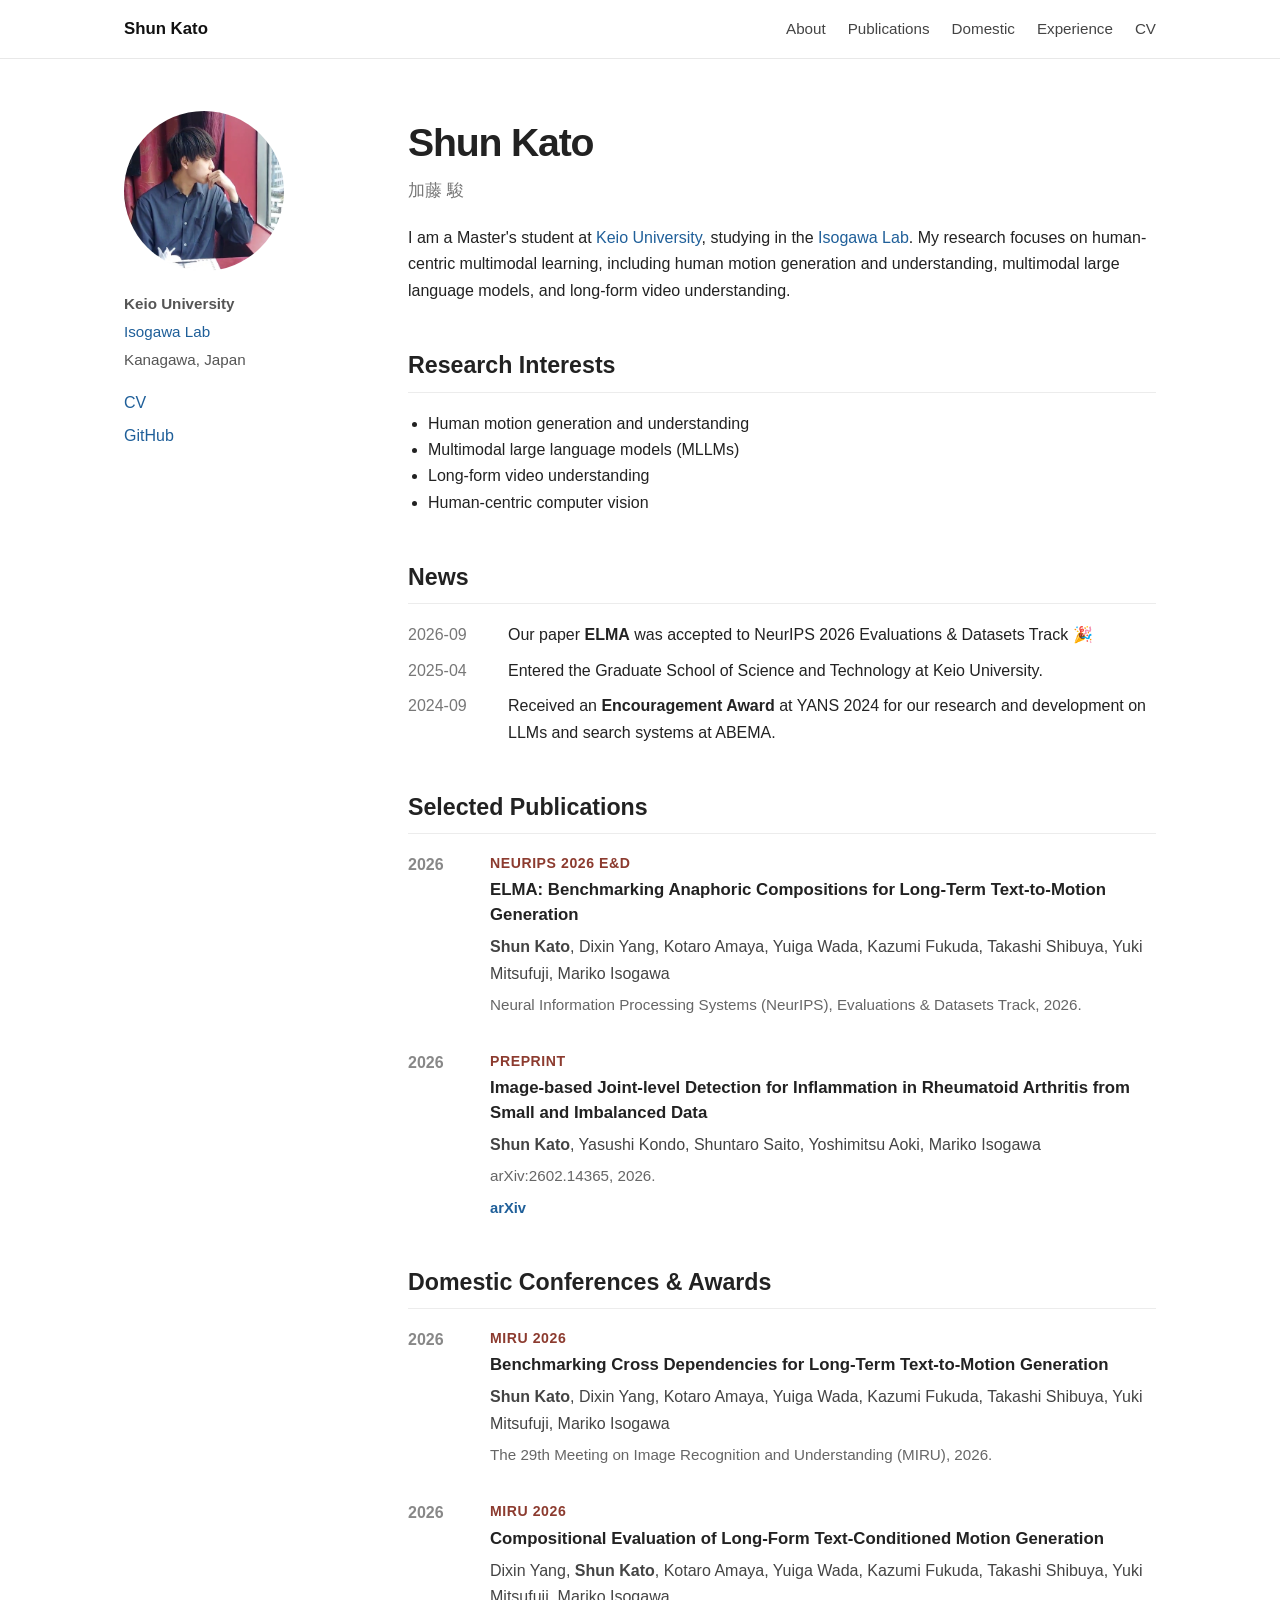
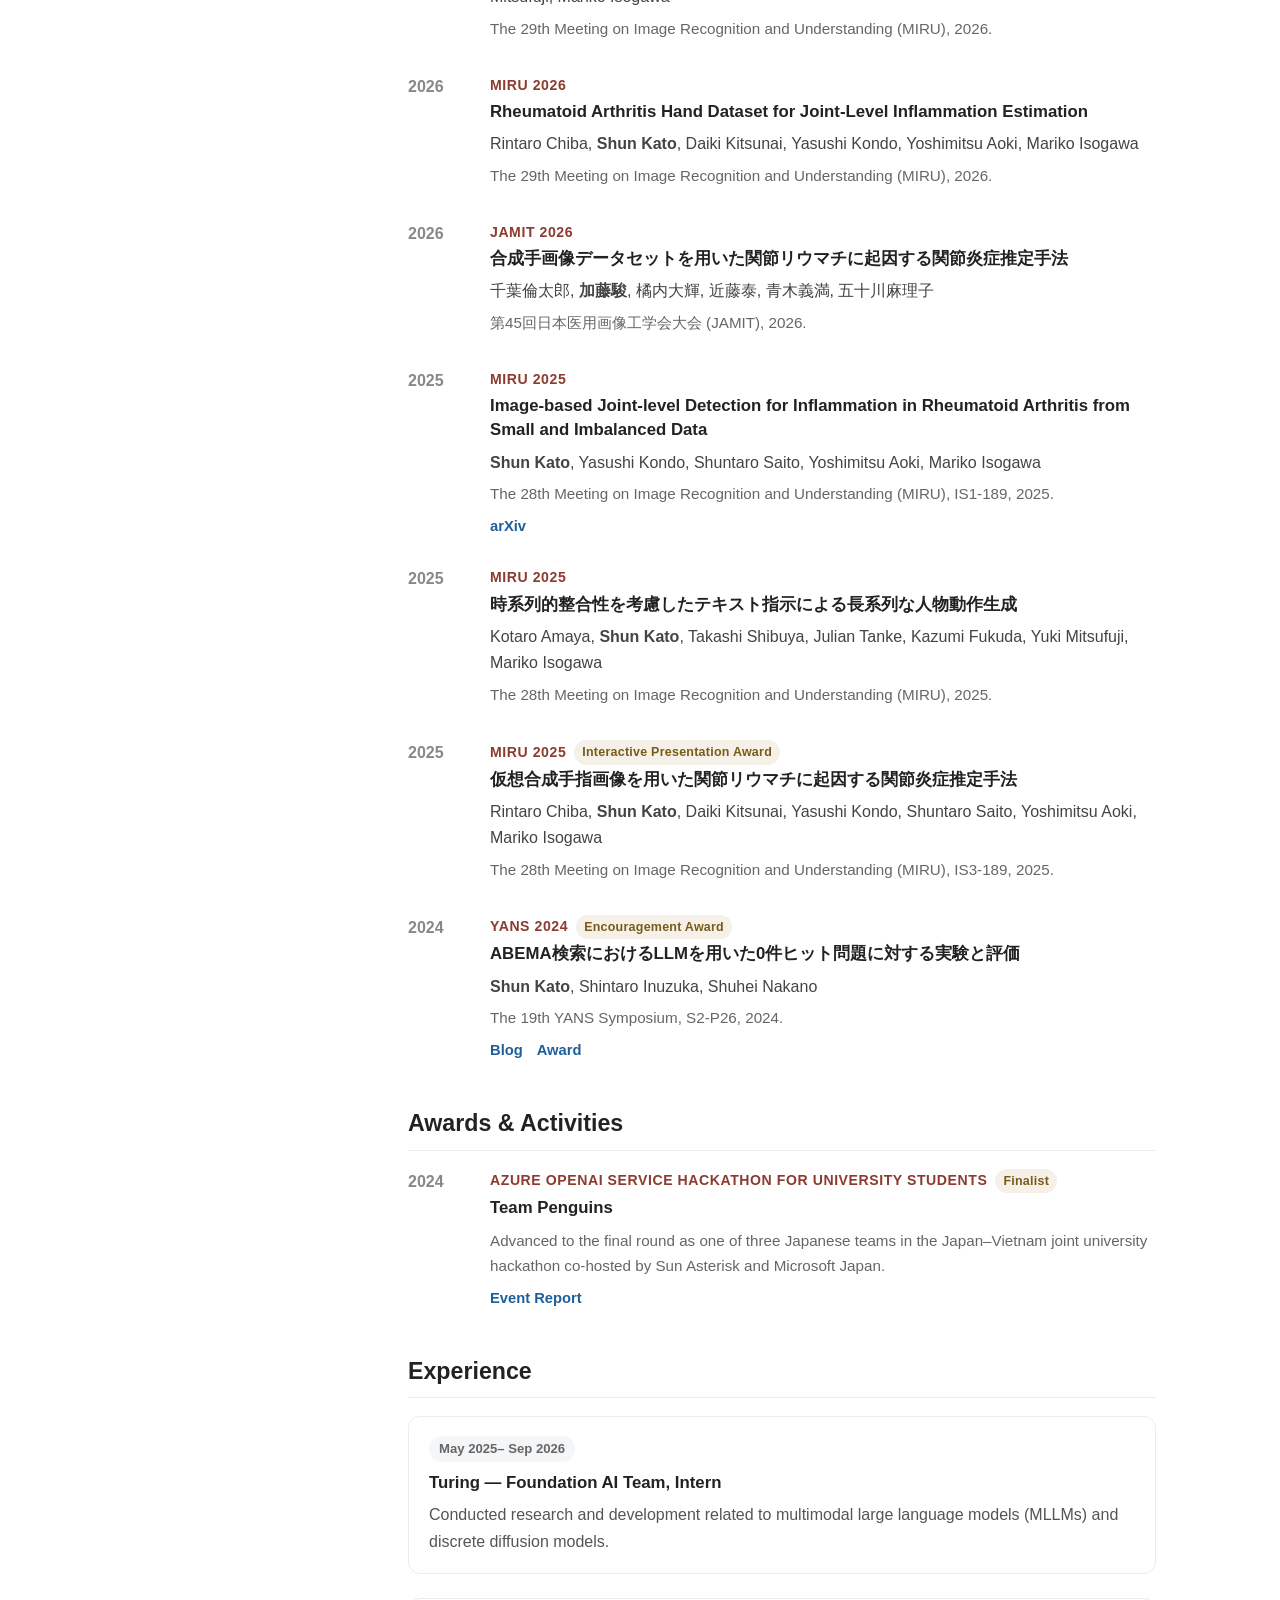
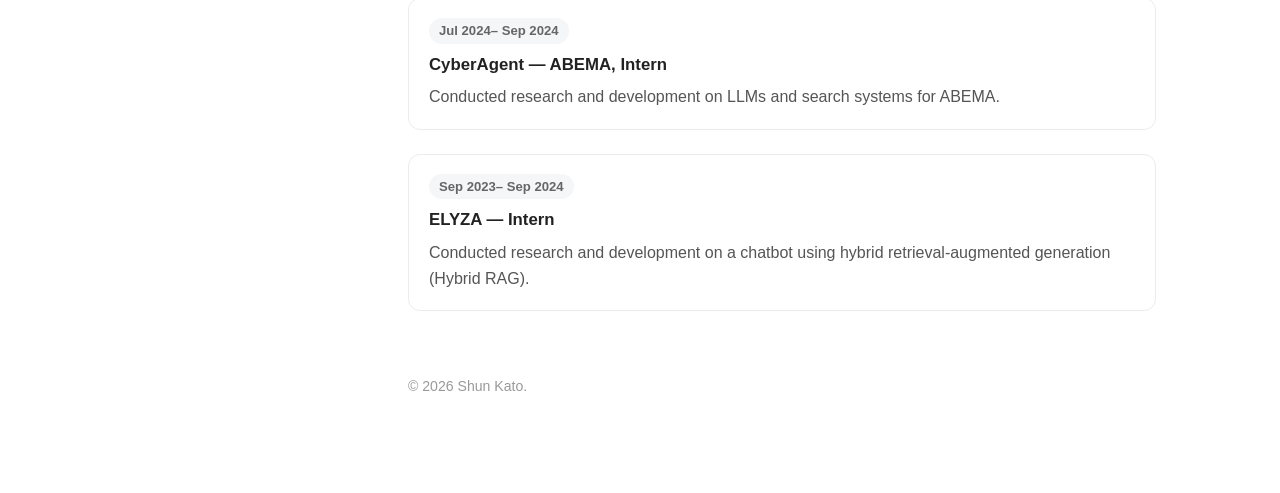
<file: index.html>
<!DOCTYPE html>
<html lang="en">
<head>
  <meta charset="UTF-8" />
  <meta name="viewport" content="width=device-width, initial-scale=1.0" />
  <meta name="description" content="Shun Kato — Master's student at Keio University, Isogawa Lab. Researching human-centric multimodal learning, human motion, and long-form video understanding." />
  <title>Shun Kato</title>
  <link rel="stylesheet" href="styles.css" />
</head>
<body>
  <header class="topbar">
    <div class="topbar-inner">
      <a class="brand" href="#about">Shun Kato</a>
      <nav aria-label="Main navigation">
        <a href="#about">About</a>
        <a href="#publications">Publications</a>
        <a href="#domestic">Domestic</a>
        <a href="#experience">Experience</a>
        <a href="cv/">CV</a>
      </nav>
    </div>
  </header>

  <main class="layout">
    <aside class="profile-card">
      <img
        class="avatar"
        src="profile.jpg"
        alt="Shun Kato"
      />
      <div class="profile-meta">
        <p><strong>Keio University</strong></p>
        <p><a href="https://isogawa.ics.keio.ac.jp/" target="_blank" rel="noreferrer">Isogawa Lab</a></p>
        <p>Kanagawa, Japan</p>
      </div>
      <div class="profile-links">
        <a href="cv/">CV</a>
        <a href="https://github.com/shun31y" target="_blank" rel="noreferrer">GitHub</a>
      </div>
    </aside>

    <section class="content">
      <section id="about" class="section intro">
        <h1>Shun Kato</h1>
        <p class="jp-name">加藤 駿</p>
        <p>
          I am a Master's student at
          <a href="https://www.keio.ac.jp/en/" target="_blank" rel="noreferrer">Keio University</a>,
          studying in the
          <a href="https://isogawa.ics.keio.ac.jp/" target="_blank" rel="noreferrer">Isogawa Lab</a>.
          My research focuses on human-centric multimodal learning, including human motion generation and understanding,
          multimodal large language models, and long-form video understanding.
        </p>
      </section>

      <section class="section">
        <h2>Research Interests</h2>
        <ul class="interest-list">
          <li>Human motion generation and understanding</li>
          <li>Multimodal large language models (MLLMs)</li>
          <li>Long-form video understanding</li>
          <li>Human-centric computer vision</li>
        </ul>
      </section>

      <section class="section">
        <h2>News</h2>
        <ul class="news-list">
          <li><span class="date">2026-09</span><span>Our paper <strong>ELMA</strong> was accepted to NeurIPS 2026 Evaluations &amp; Datasets Track 🎉</span></li>
          <li><span class="date">2025-04</span><span>Entered the Graduate School of Science and Technology at Keio University.</span></li>
          <li><span class="date">2024-09</span><span>Received an <strong>Encouragement Award</strong> at YANS 2024 for our research and development on LLMs and search systems at ABEMA.</span></li>
        </ul>
      </section>

      <section id="publications" class="section">
        <div class="section-heading-row">
          <h2>Selected Publications</h2>
        </div>

        <article class="publication">
          <div class="pub-year">2026</div>
          <div class="pub-body">
            <div class="pub-venue"><span>NeurIPS 2026 E&amp;D</span></div>
            <h3>ELMA: Benchmarking Anaphoric Compositions for Long-Term Text-to-Motion Generation</h3>
            <p class="authors">
              <strong>Shun Kato</strong>, Dixin Yang, Kotaro Amaya, Yuiga Wada, Kazumi Fukuda, Takashi Shibuya, Yuki Mitsufuji, Mariko Isogawa
            </p>
            <p class="venue-full">Neural Information Processing Systems (NeurIPS), Evaluations &amp; Datasets Track, 2026.</p>
          </div>
        </article>

        <article class="publication">
          <div class="pub-year">2026</div>
          <div class="pub-body">
            <div class="pub-venue"><span>Preprint</span></div>
            <h3>Image-based Joint-level Detection for Inflammation in Rheumatoid Arthritis from Small and Imbalanced Data</h3>
            <p class="authors"><strong>Shun Kato</strong>, Yasushi Kondo, Shuntaro Saito, Yoshimitsu Aoki, Mariko Isogawa</p>
            <p class="venue-full">arXiv:2602.14365, 2026.</p>
            <div class="pub-links">
              <a href="https://arxiv.org/abs/2602.14365" target="_blank" rel="noreferrer">arXiv</a>
            </div>
          </div>
        </article>
      </section>

      <section id="domestic" class="section">
        <h2>Domestic Conferences &amp; Awards</h2>

        <article class="publication">
          <div class="pub-year">2026</div>
          <div class="pub-body">
            <div class="pub-venue"><span>MIRU 2026</span></div>
            <h3>Benchmarking Cross Dependencies for Long-Term Text-to-Motion Generation</h3>
            <p class="authors"><strong>Shun Kato</strong>, Dixin Yang, Kotaro Amaya, Yuiga Wada, Kazumi Fukuda, Takashi Shibuya, Yuki Mitsufuji, Mariko Isogawa</p>
            <p class="venue-full">The 29th Meeting on Image Recognition and Understanding (MIRU), 2026.</p>
          </div>
        </article>

        <article class="publication">
          <div class="pub-year">2026</div>
          <div class="pub-body">
            <div class="pub-venue"><span>MIRU 2026</span></div>
            <h3>Compositional Evaluation of Long-Form Text-Conditioned Motion Generation</h3>
            <p class="authors">Dixin Yang, <strong>Shun Kato</strong>, Kotaro Amaya, Yuiga Wada, Kazumi Fukuda, Takashi Shibuya, Yuki Mitsufuji, Mariko Isogawa</p>
            <p class="venue-full">The 29th Meeting on Image Recognition and Understanding (MIRU), 2026.</p>
          </div>
        </article>

        <article class="publication">
          <div class="pub-year">2026</div>
          <div class="pub-body">
            <div class="pub-venue"><span>MIRU 2026</span></div>
            <h3>Rheumatoid Arthritis Hand Dataset for Joint-Level Inflammation Estimation</h3>
            <p class="authors">Rintaro Chiba, <strong>Shun Kato</strong>, Daiki Kitsunai, Yasushi Kondo, Yoshimitsu Aoki, Mariko Isogawa</p>
            <p class="venue-full">The 29th Meeting on Image Recognition and Understanding (MIRU), 2026.</p>
          </div>
        </article>

        <article class="publication">
          <div class="pub-year">2026</div>
          <div class="pub-body">
            <div class="pub-venue"><span>JAMIT 2026</span></div>
            <h3>合成手画像データセットを用いた関節リウマチに起因する関節炎症推定手法</h3>
            <p class="authors">千葉倫太郎, <strong>加藤駿</strong>, 橘内大輝, 近藤泰, 青木義満, 五十川麻理子</p>
            <p class="venue-full">第45回日本医用画像工学会大会 (JAMIT), 2026.</p>
          </div>
        </article>

        <article class="publication">
          <div class="pub-year">2025</div>
          <div class="pub-body">
            <div class="pub-venue"><span>MIRU 2025</span></div>
            <h3>Image-based Joint-level Detection for Inflammation in Rheumatoid Arthritis from Small and Imbalanced Data</h3>
            <p class="authors"><strong>Shun Kato</strong>, Yasushi Kondo, Shuntaro Saito, Yoshimitsu Aoki, Mariko Isogawa</p>
            <p class="venue-full">The 28th Meeting on Image Recognition and Understanding (MIRU), IS1-189, 2025.</p>
            <div class="pub-links">
              <a href="https://arxiv.org/abs/2602.14365" target="_blank" rel="noreferrer">arXiv</a>
            </div>
          </div>
        </article>

        <article class="publication">
          <div class="pub-year">2025</div>
          <div class="pub-body">
            <div class="pub-venue"><span>MIRU 2025</span></div>
            <h3>時系列的整合性を考慮したテキスト指示による長系列な人物動作生成</h3>
            <p class="authors">Kotaro Amaya, <strong>Shun Kato</strong>, Takashi Shibuya, Julian Tanke, Kazumi Fukuda, Yuki Mitsufuji, Mariko Isogawa</p>
            <p class="venue-full">The 28th Meeting on Image Recognition and Understanding (MIRU), 2025.</p>
          </div>
        </article>

        <article class="publication">
          <div class="pub-year">2025</div>
          <div class="pub-body">
            <div class="pub-venue">
              <span>MIRU 2025</span>
              <span class="pub-award">Interactive Presentation Award</span>
            </div>
            <h3>仮想合成手指画像を用いた関節リウマチに起因する関節炎症推定手法</h3>
            <p class="authors">Rintaro Chiba, <strong>Shun Kato</strong>, Daiki Kitsunai, Yasushi Kondo, Shuntaro Saito, Yoshimitsu Aoki, Mariko Isogawa</p>
            <p class="venue-full">The 28th Meeting on Image Recognition and Understanding (MIRU), IS3-189, 2025.</p>
          </div>
        </article>

        <article class="publication">
          <div class="pub-year">2024</div>
          <div class="pub-body">
            <div class="pub-venue">
              <span>YANS 2024</span>
              <span class="pub-award">Encouragement Award</span>
            </div>
            <h3>ABEMA検索におけるLLMを用いた0件ヒット問題に対する実験と評価</h3>
            <p class="authors">
              <strong>Shun Kato</strong>, Shintaro Inuzuka, Shuhei Nakano
            </p>
            <p class="venue-full">The 19th YANS Symposium, S2-P26, 2024.</p>
            <div class="pub-links">
              <a href="https://developers.cyberagent.co.jp/blog/archives/52713/" target="_blank" rel="noreferrer">Blog</a>
              <a href="https://www.cyberagent.co.jp/news/detail/id=30723" target="_blank" rel="noreferrer">Award</a>
            </div>
          </div>
        </article>
      </section>

      <section id="activities" class="section">
        <h2>Awards &amp; Activities</h2>

        <article class="publication">
          <div class="pub-year">2024</div>
          <div class="pub-body">
            <div class="pub-venue">
              <span>Azure OpenAI Service Hackathon for University Students</span>
              <span class="pub-award">Finalist</span>
            </div>
            <h3>Team Penguins</h3>
            <p class="venue-full">Advanced to the final round as one of three Japanese teams in the Japan–Vietnam joint university hackathon co-hosted by Sun Asterisk and Microsoft Japan.</p>
            <div class="pub-links">
              <a href="https://xseeds-hub.sun-asterisk.com/0127_hackathon/" target="_blank" rel="noreferrer">Event Report</a>
            </div>
          </div>
        </article>
      </section>

      <section id="experience" class="section">
        <h2>Experience</h2>

        <div class="timeline-item">
          <div class="timeline-date">May 2025<br />– Sep 2026</div>
          <div>
            <h3>Turing — Foundation AI Team, Intern</h3>
            <p>Conducted research and development related to multimodal large language models (MLLMs) and discrete diffusion models.</p>
          </div>
        </div>

        <div class="timeline-item">
          <div class="timeline-date">Jul 2024<br />– Sep 2024</div>
          <div>
            <h3>CyberAgent — ABEMA, Intern</h3>
            <p>Conducted research and development on LLMs and search systems for ABEMA.</p>
          </div>
        </div>

        <div class="timeline-item">
          <div class="timeline-date">Sep 2023<br />– Sep 2024</div>
          <div>
            <h3>ELYZA — Intern</h3>
            <p>Conducted research and development on a chatbot using hybrid retrieval-augmented generation (Hybrid RAG).</p>
          </div>
        </div>
      </section>

      <footer>
        <p>© 2026 Shun Kato.</p>
      </footer>
    </section>
  </main>
</body>
</html>
</file>
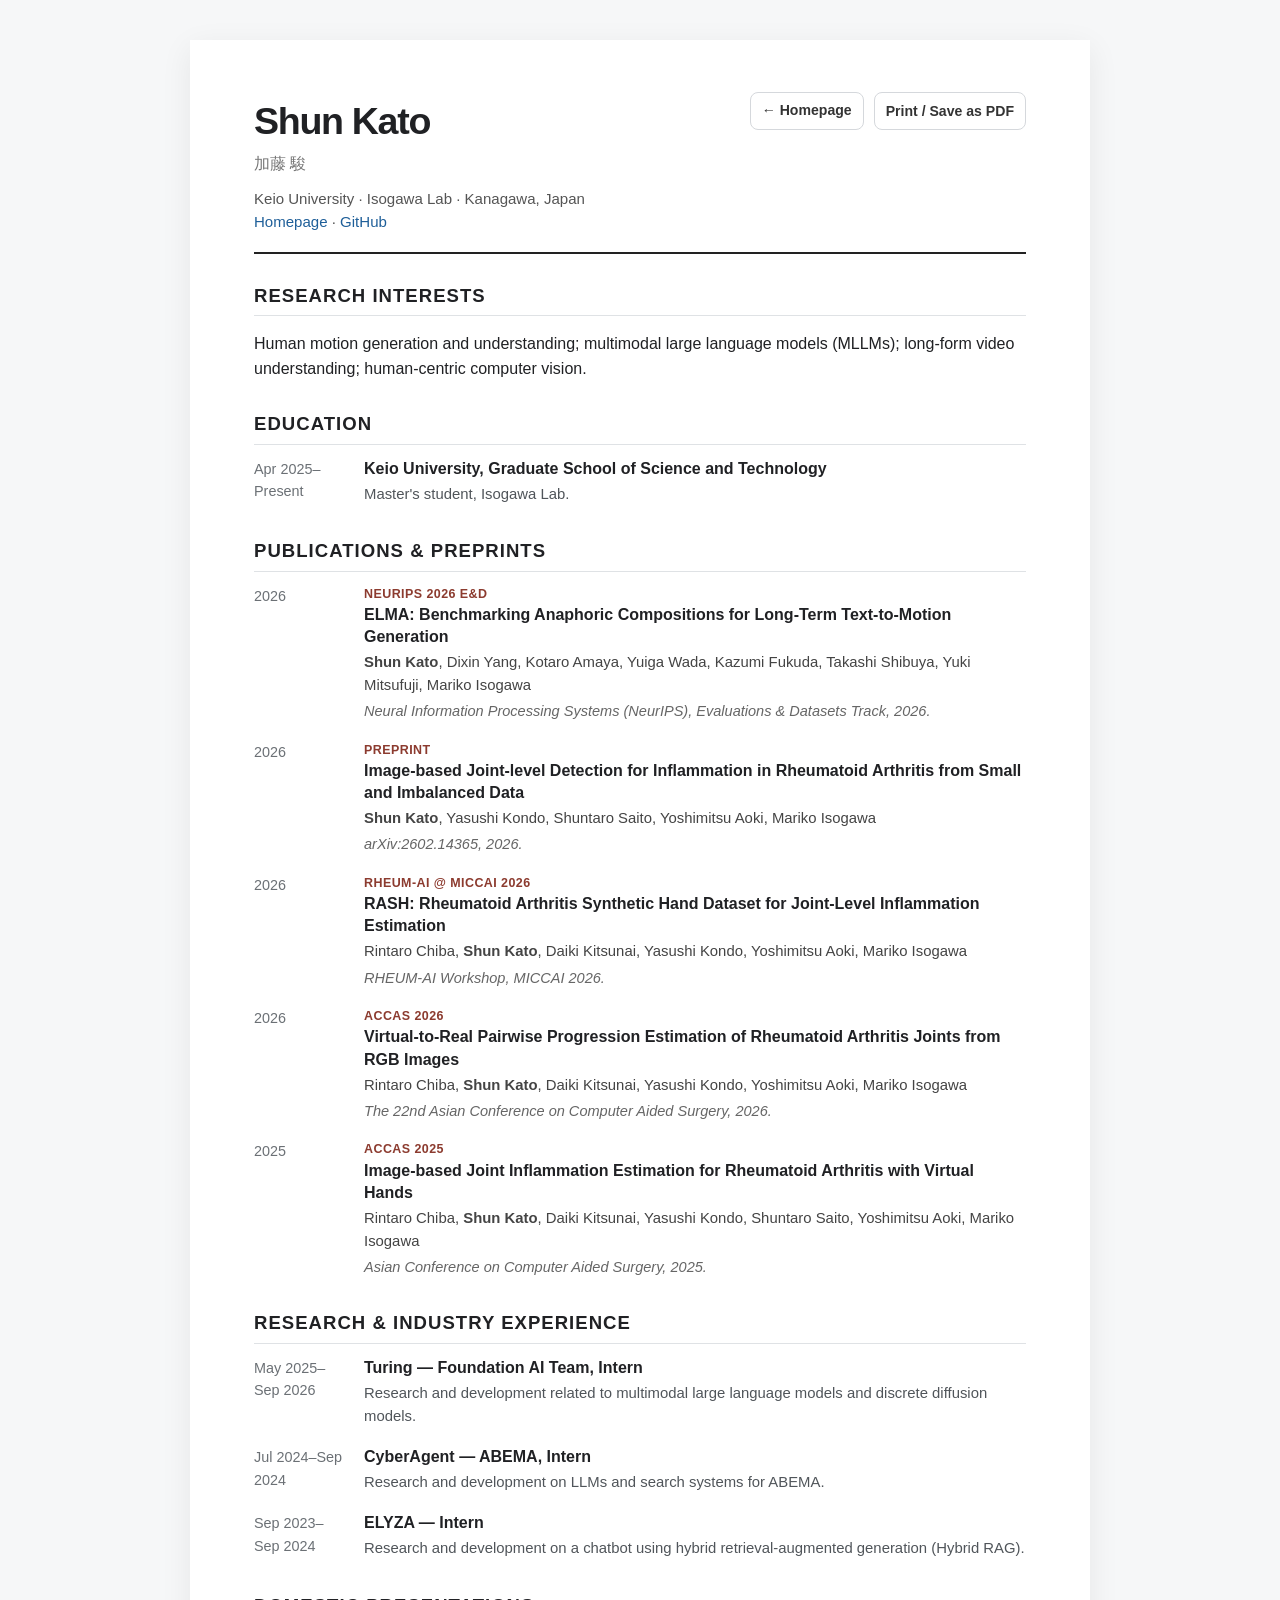
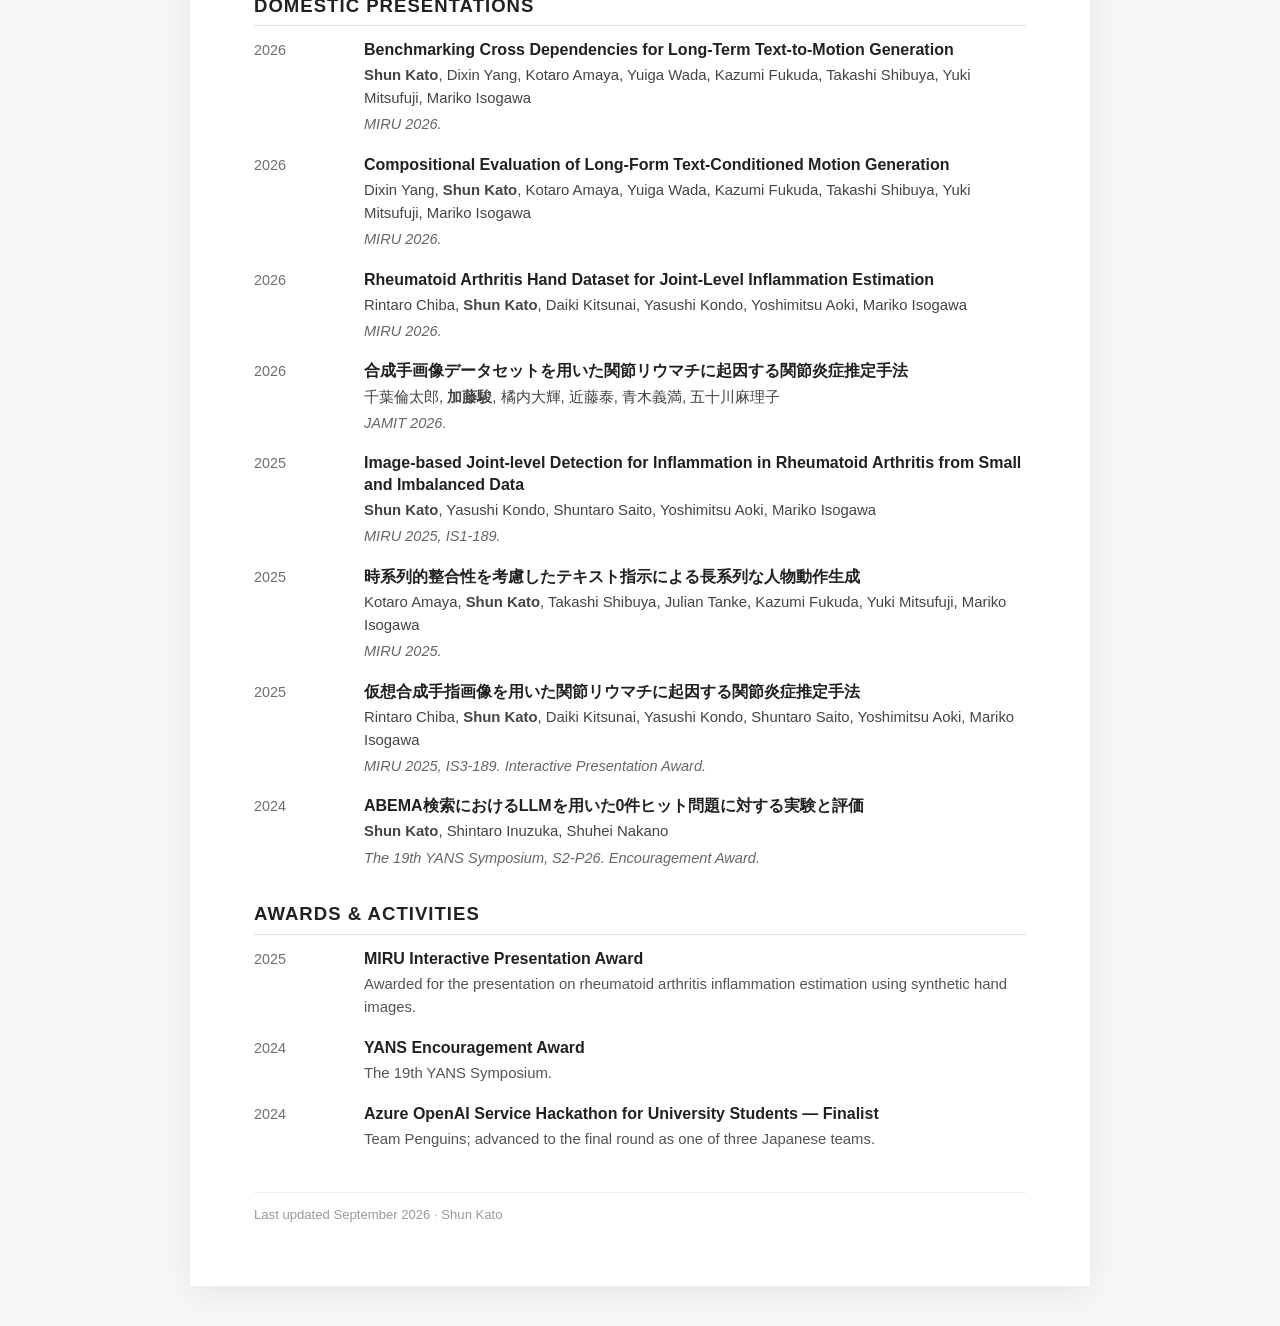
<file: cv/index.html>
<!DOCTYPE html>
<html lang="en">
<head>
  <meta charset="UTF-8" />
  <meta name="viewport" content="width=device-width, initial-scale=1.0" />
  <meta name="description" content="Curriculum Vitae — Shun Kato, Keio University." />
  <title>CV — Shun Kato</title>
  <style>
    * { box-sizing: border-box; }
    html { scroll-behavior: smooth; }
    body {
      margin: 0;
      font-family: -apple-system, BlinkMacSystemFont, "Segoe UI", Helvetica, Arial, sans-serif;
      color: #202124;
      background: #f6f7f8;
      line-height: 1.55;
    }
    a { color: #1f5f99; text-decoration: none; }
    a:hover { text-decoration: underline; }
    .page {
      max-width: 900px;
      margin: 40px auto;
      background: #fff;
      padding: 52px 64px 60px;
      box-shadow: 0 8px 30px rgba(0,0,0,.07);
    }
    .header { border-bottom: 2px solid #222; padding-bottom: 18px; margin-bottom: 26px; }
    .header-row { display: flex; justify-content: space-between; gap: 24px; align-items: flex-start; }
    h1 { margin: 0; font-size: 2.35rem; letter-spacing: -0.035em; }
    .jp-name { margin: 2px 0 10px; color: #777; }
    .meta { color: #555; font-size: .94rem; }
    .actions { display: flex; gap: 10px; flex-wrap: wrap; justify-content: flex-end; }
    .button {
      display: inline-block;
      border: 1px solid #d5d8dc;
      border-radius: 8px;
      padding: 7px 11px;
      color: #333;
      background: #fff;
      font-size: .88rem;
      font-weight: 600;
    }
    .button:hover { text-decoration: none; background: #f7f7f7; }
    section { margin: 28px 0; }
    h2 {
      font-size: 1.16rem;
      text-transform: uppercase;
      letter-spacing: .055em;
      margin: 0 0 13px;
      padding-bottom: 5px;
      border-bottom: 1px solid #dfe2e5;
    }
    .entry { display: grid; grid-template-columns: 94px minmax(0, 1fr); gap: 16px; margin: 0 0 15px; }
    .date { color: #6b7075; font-size: .9rem; font-variant-numeric: tabular-nums; }
    .entry h3 { margin: 0 0 3px; font-size: 1rem; line-height: 1.38; }
    .entry p { margin: 3px 0; }
    .authors { color: #444; font-size: .93rem; }
    .venue { color: #666; font-size: .91rem; font-style: italic; }
    .detail { color: #50555a; font-size: .93rem; }
    .tag { font-size: .78rem; font-weight: 700; color: #8c3b2f; text-transform: uppercase; letter-spacing: .035em; }
    ul.compact { margin: 4px 0 0 18px; padding: 0; }
    ul.compact li { margin: 3px 0; }
    footer { margin-top: 38px; padding-top: 12px; border-top: 1px solid #eee; color: #999; font-size: .82rem; }
    @media (max-width: 720px) {
      body { background: #fff; }
      .page { margin: 0; padding: 30px 22px 42px; box-shadow: none; }
      .header-row { display: block; }
      .actions { justify-content: flex-start; margin-top: 14px; }
      .entry { grid-template-columns: 1fr; gap: 2px; margin-bottom: 19px; }
      h1 { font-size: 2rem; }
    }
    @media print {
      body { background: #fff; font-size: 10.5pt; }
      .page { max-width: none; margin: 0; padding: 0; box-shadow: none; }
      .actions { display: none; }
      a { color: #202124; text-decoration: none; }
      section { break-inside: auto; margin: 18px 0; }
      .entry { break-inside: avoid; margin-bottom: 10px; }
      h2 { break-after: avoid; }
      @page { size: A4; margin: 15mm 16mm; }
    }
  </style>
</head>
<body>
  <main class="page">
    <header class="header">
      <div class="header-row">
        <div>
          <h1>Shun Kato</h1>
          <div class="jp-name">加藤 駿</div>
          <div class="meta">Keio University · Isogawa Lab · Kanagawa, Japan</div>
          <div class="meta">
            <a href="https://shun31y.github.io/">Homepage</a> ·
            <a href="https://github.com/shun31y">GitHub</a>
          </div>
        </div>
        <div class="actions">
          <a class="button" href="../">← Homepage</a>
          <button class="button" type="button" onclick="window.print()">Print / Save as PDF</button>
        </div>
      </div>
    </header>

    <section>
      <h2>Research Interests</h2>
      <p>Human motion generation and understanding; multimodal large language models (MLLMs); long-form video understanding; human-centric computer vision.</p>
    </section>

    <section>
      <h2>Education</h2>
      <div class="entry">
        <div class="date">Apr 2025–Present</div>
        <div>
          <h3>Keio University, Graduate School of Science and Technology</h3>
          <p class="detail">Master's student, Isogawa Lab.</p>
        </div>
      </div>
    </section>

    <section>
      <h2>Publications &amp; Preprints</h2>

      <div class="entry">
        <div class="date">2026</div>
        <div>
          <div class="tag">NeurIPS 2026 E&amp;D</div>
          <h3>ELMA: Benchmarking Anaphoric Compositions for Long-Term Text-to-Motion Generation</h3>
          <p class="authors"><strong>Shun Kato</strong>, Dixin Yang, Kotaro Amaya, Yuiga Wada, Kazumi Fukuda, Takashi Shibuya, Yuki Mitsufuji, Mariko Isogawa</p>
          <p class="venue">Neural Information Processing Systems (NeurIPS), Evaluations &amp; Datasets Track, 2026.</p>
        </div>
      </div>

      <div class="entry">
        <div class="date">2026</div>
        <div>
          <div class="tag">Preprint</div>
          <h3>Image-based Joint-level Detection for Inflammation in Rheumatoid Arthritis from Small and Imbalanced Data</h3>
          <p class="authors"><strong>Shun Kato</strong>, Yasushi Kondo, Shuntaro Saito, Yoshimitsu Aoki, Mariko Isogawa</p>
          <p class="venue">arXiv:2602.14365, 2026.</p>
        </div>
      </div>

      <div class="entry">
        <div class="date">2026</div>
        <div>
          <div class="tag">RHEUM-AI @ MICCAI 2026</div>
          <h3>RASH: Rheumatoid Arthritis Synthetic Hand Dataset for Joint-Level Inflammation Estimation</h3>
          <p class="authors">Rintaro Chiba, <strong>Shun Kato</strong>, Daiki Kitsunai, Yasushi Kondo, Yoshimitsu Aoki, Mariko Isogawa</p>
          <p class="venue">RHEUM-AI Workshop, MICCAI 2026.</p>
        </div>
      </div>

      <div class="entry">
        <div class="date">2026</div>
        <div>
          <div class="tag">ACCAS 2026</div>
          <h3>Virtual-to-Real Pairwise Progression Estimation of Rheumatoid Arthritis Joints from RGB Images</h3>
          <p class="authors">Rintaro Chiba, <strong>Shun Kato</strong>, Daiki Kitsunai, Yasushi Kondo, Yoshimitsu Aoki, Mariko Isogawa</p>
          <p class="venue">The 22nd Asian Conference on Computer Aided Surgery, 2026.</p>
        </div>
      </div>

      <div class="entry">
        <div class="date">2025</div>
        <div>
          <div class="tag">ACCAS 2025</div>
          <h3>Image-based Joint Inflammation Estimation for Rheumatoid Arthritis with Virtual Hands</h3>
          <p class="authors">Rintaro Chiba, <strong>Shun Kato</strong>, Daiki Kitsunai, Yasushi Kondo, Shuntaro Saito, Yoshimitsu Aoki, Mariko Isogawa</p>
          <p class="venue">Asian Conference on Computer Aided Surgery, 2025.</p>
        </div>
      </div>
    </section>

    <section>
      <h2>Research &amp; Industry Experience</h2>
      <div class="entry">
        <div class="date">May 2025–Sep 2026</div>
        <div>
          <h3>Turing — Foundation AI Team, Intern</h3>
          <p class="detail">Research and development related to multimodal large language models and discrete diffusion models.</p>
        </div>
      </div>
      <div class="entry">
        <div class="date">Jul 2024–Sep 2024</div>
        <div>
          <h3>CyberAgent — ABEMA, Intern</h3>
          <p class="detail">Research and development on LLMs and search systems for ABEMA.</p>
        </div>
      </div>
      <div class="entry">
        <div class="date">Sep 2023–Sep 2024</div>
        <div>
          <h3>ELYZA — Intern</h3>
          <p class="detail">Research and development on a chatbot using hybrid retrieval-augmented generation (Hybrid RAG).</p>
        </div>
      </div>
    </section>

    <section>
      <h2>Domestic Presentations</h2>
      <div class="entry">
        <div class="date">2026</div>
        <div><h3>Benchmarking Cross Dependencies for Long-Term Text-to-Motion Generation</h3><p class="authors"><strong>Shun Kato</strong>, Dixin Yang, Kotaro Amaya, Yuiga Wada, Kazumi Fukuda, Takashi Shibuya, Yuki Mitsufuji, Mariko Isogawa</p><p class="venue">MIRU 2026.</p></div>
      </div>
      <div class="entry">
        <div class="date">2026</div>
        <div><h3>Compositional Evaluation of Long-Form Text-Conditioned Motion Generation</h3><p class="authors">Dixin Yang, <strong>Shun Kato</strong>, Kotaro Amaya, Yuiga Wada, Kazumi Fukuda, Takashi Shibuya, Yuki Mitsufuji, Mariko Isogawa</p><p class="venue">MIRU 2026.</p></div>
      </div>
      <div class="entry">
        <div class="date">2026</div>
        <div><h3>Rheumatoid Arthritis Hand Dataset for Joint-Level Inflammation Estimation</h3><p class="authors">Rintaro Chiba, <strong>Shun Kato</strong>, Daiki Kitsunai, Yasushi Kondo, Yoshimitsu Aoki, Mariko Isogawa</p><p class="venue">MIRU 2026.</p></div>
      </div>
      <div class="entry">
        <div class="date">2026</div>
        <div><h3>合成手画像データセットを用いた関節リウマチに起因する関節炎症推定手法</h3><p class="authors">千葉倫太郎, <strong>加藤駿</strong>, 橘内大輝, 近藤泰, 青木義満, 五十川麻理子</p><p class="venue">JAMIT 2026.</p></div>
      </div>
      <div class="entry">
        <div class="date">2025</div>
        <div><h3>Image-based Joint-level Detection for Inflammation in Rheumatoid Arthritis from Small and Imbalanced Data</h3><p class="authors"><strong>Shun Kato</strong>, Yasushi Kondo, Shuntaro Saito, Yoshimitsu Aoki, Mariko Isogawa</p><p class="venue">MIRU 2025, IS1-189.</p></div>
      </div>
      <div class="entry">
        <div class="date">2025</div>
        <div><h3>時系列的整合性を考慮したテキスト指示による長系列な人物動作生成</h3><p class="authors">Kotaro Amaya, <strong>Shun Kato</strong>, Takashi Shibuya, Julian Tanke, Kazumi Fukuda, Yuki Mitsufuji, Mariko Isogawa</p><p class="venue">MIRU 2025.</p></div>
      </div>
      <div class="entry">
        <div class="date">2025</div>
        <div><h3>仮想合成手指画像を用いた関節リウマチに起因する関節炎症推定手法</h3><p class="authors">Rintaro Chiba, <strong>Shun Kato</strong>, Daiki Kitsunai, Yasushi Kondo, Shuntaro Saito, Yoshimitsu Aoki, Mariko Isogawa</p><p class="venue">MIRU 2025, IS3-189. Interactive Presentation Award.</p></div>
      </div>
      <div class="entry">
        <div class="date">2024</div>
        <div><h3>ABEMA検索におけるLLMを用いた0件ヒット問題に対する実験と評価</h3><p class="authors"><strong>Shun Kato</strong>, Shintaro Inuzuka, Shuhei Nakano</p><p class="venue">The 19th YANS Symposium, S2-P26. Encouragement Award.</p></div>
      </div>
    </section>

    <section>
      <h2>Awards &amp; Activities</h2>
      <div class="entry">
        <div class="date">2025</div>
        <div><h3>MIRU Interactive Presentation Award</h3><p class="detail">Awarded for the presentation on rheumatoid arthritis inflammation estimation using synthetic hand images.</p></div>
      </div>
      <div class="entry">
        <div class="date">2024</div>
        <div><h3>YANS Encouragement Award</h3><p class="detail">The 19th YANS Symposium.</p></div>
      </div>
      <div class="entry">
        <div class="date">2024</div>
        <div><h3>Azure OpenAI Service Hackathon for University Students — Finalist</h3><p class="detail">Team Penguins; advanced to the final round as one of three Japanese teams.</p></div>
      </div>
    </section>

    <footer>Last updated September 2026 · Shun Kato</footer>
  </main>
</body>
</html>
</file>
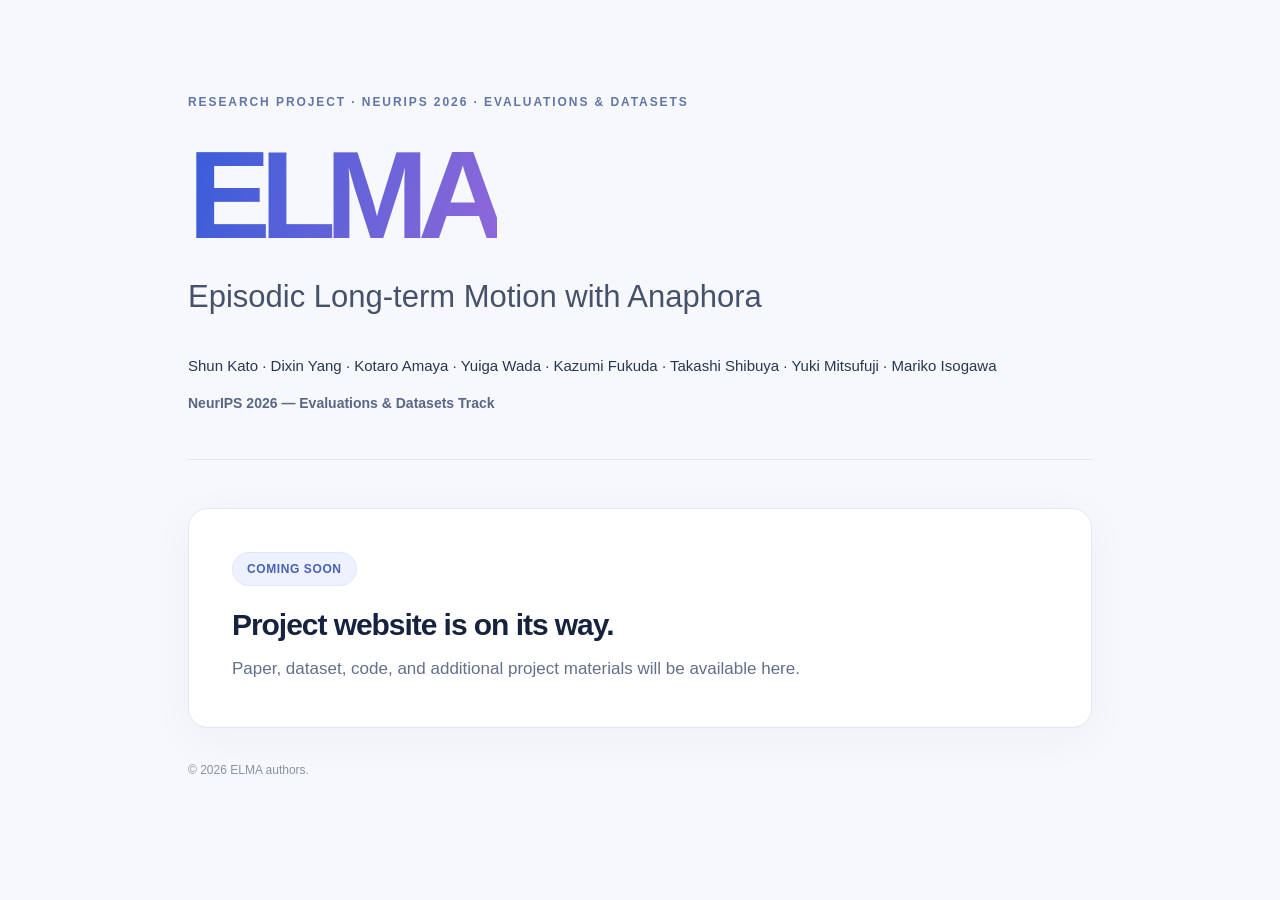
<file: elma/index.html>
<!doctype html>
<html lang="en">
<head>
  <meta charset="utf-8">
  <meta name="viewport" content="width=device-width,initial-scale=1">
  <meta name="description" content="ELMA — research project page. NeurIPS 2026 Evaluations & Datasets.">
  <meta name="theme-color" content="#f7f8fc">
  <title>ELMA | Project Page</title>
  <style>
    :root{font-family:Inter,-apple-system,BlinkMacSystemFont,"Segoe UI",sans-serif;color:#17233e;background:#f7f8fc}
    *{box-sizing:border-box}body{margin:0}a{color:#315bc0;text-decoration:none}a:hover{text-decoration:underline}
    main{max-width:960px;margin:auto;padding:95px 28px 110px}
    .eyebrow{font-size:12px;font-weight:750;letter-spacing:.16em;text-transform:uppercase;color:#6175a7}
    h1{font-weight:800;font-size:clamp(68px,13vw,124px);letter-spacing:-.085em;line-height:1;margin:24px 0 18px}
    .accent{background:linear-gradient(105deg,#375dd9,#8f68d9);-webkit-background-clip:text;background-clip:text;color:transparent}
    .subtitle{font-size:clamp(19px,3.2vw,31px);color:#46516b;line-height:1.42;margin:0 0 32px;font-weight:530;max-width:790px}
    .authors{font-size:15px;line-height:2.05;margin:0 0 13px;color:#263751}
    .venue{font-size:14px;font-weight:650;color:#596685}
    .rule{height:1px;background:#e0e5f1;margin:48px 0}
    .panel{background:white;border:1px solid #e2e7f1;border-radius:20px;padding:43px;box-shadow:0 10px 45px rgba(33,52,98,.04)}
    .panel h2{font-size:30px;margin:0 0 12px;letter-spacing:-.035em}
    .panel p{font-size:17px;color:#62708b;line-height:1.8;margin:0}
    .pill{display:inline-block;background:#eef1ff;border:1px solid #dfe5ff;color:#4762b2;border-radius:100px;font-size:12px;font-weight:700;letter-spacing:.05em;padding:9px 14px;margin-bottom:22px}
    footer{font-size:12px;color:#8892a6;margin-top:35px}
    @media(max-width:560px){main{padding:65px 20px 70px}.panel{padding:30px 25px}h1{margin-top:16px}}
  </style>
</head>
<body>
  <main>
    <div class="eyebrow">Research project · NeurIPS 2026 · Evaluations &amp; Datasets</div>
    <h1><span class="accent">ELMA</span></h1>
    <p class="subtitle">Episodic Long-term Motion with Anaphora</p>
    <p class="authors">Shun Kato · Dixin Yang · Kotaro Amaya · Yuiga Wada · Kazumi Fukuda · Takashi Shibuya · Yuki Mitsufuji · Mariko Isogawa</p>
    <div class="venue">NeurIPS 2026 — Evaluations &amp; Datasets Track</div>
    <div class="rule"></div>
    <section class="panel" aria-label="Project updates">
      <div class="pill">COMING SOON</div>
      <h2>Project website is on its way.</h2>
      <p>Paper, dataset, code, and additional project materials will be available here.</p>
    </section>
    <footer>© 2026 ELMA authors.</footer>
  </main>
</body>
</html>
</file>
<file: styles.css>
* { box-sizing: border-box; }
html { scroll-behavior: smooth; }
body {
  margin: 0;
  font-family: -apple-system, BlinkMacSystemFont, "Segoe UI", Helvetica, Arial, sans-serif;
  color: #222;
  background: #fff;
  line-height: 1.65;
}
a { color: #1f5f99; text-decoration: none; }
a:hover { text-decoration: underline; }
.topbar {
  border-bottom: 1px solid #e8e8e8;
  position: sticky;
  top: 0;
  background: rgba(255,255,255,0.96);
  backdrop-filter: blur(8px);
  z-index: 10;
}
.topbar-inner {
  max-width: 1080px;
  margin: 0 auto;
  padding: 15px 24px;
  display: flex;
  justify-content: space-between;
  align-items: center;
}
.brand { color: #111; font-weight: 700; font-size: 1.05rem; }
nav { display: flex; gap: 22px; }
nav a { color: #444; font-size: 0.95rem; }
.layout {
  max-width: 1080px;
  margin: 52px auto 80px;
  padding: 0 24px;
  display: grid;
  grid-template-columns: 220px minmax(0, 1fr);
  gap: 64px;
}
.profile-card { align-self: start; }
.avatar {
  width: 160px;
  height: 160px;
  object-fit: cover;
  border-radius: 50%;
  display: block;
  margin-bottom: 20px;
}
.profile-meta p { margin: 3px 0; color: #555; font-size: 0.95rem; }
.profile-links { margin-top: 18px; display: flex; flex-direction: column; gap: 7px; }
.content { min-width: 0; }
.section { margin-bottom: 42px; }
.intro h1 { font-size: 2.45rem; margin: 0 0 2px; letter-spacing: -0.03em; }
.jp-name { color: #777; margin: 0 0 20px; font-size: 1.05rem; }
h2 {
  font-size: 1.45rem;
  margin: 0 0 18px;
  padding-bottom: 7px;
  border-bottom: 1px solid #ececec;
}
h3 { font-size: 1.05rem; margin: 3px 0 7px; line-height: 1.45; }
.interest-list { padding-left: 20px; margin: 0; }
.news-list { list-style: none; padding: 0; margin: 0; }
.news-list li { display: grid; grid-template-columns: 88px 1fr; gap: 12px; margin: 9px 0; }
.date { color: #777; font-variant-numeric: tabular-nums; }
.publication {
  display: grid;
  grid-template-columns: 64px 1fr;
  gap: 18px;
  margin-bottom: 28px;
}
.pub-year { color: #888; font-weight: 600; }
.pub-venue {
  display: flex;
  flex-wrap: wrap;
  align-items: center;
  gap: 8px;
  color: #8c3b2f;
  font-size: 0.88rem;
  font-weight: 700;
  text-transform: uppercase;
  letter-spacing: 0.04em;
}
.pub-award {
  display: inline-flex;
  align-items: center;
  padding: 2px 8px;
  border-radius: 999px;
  background: #f5f1e8;
  color: #7a5a18;
  font-size: 0.78rem;
  letter-spacing: 0.02em;
  text-transform: none;
  white-space: nowrap;
}
.authors, .venue-full { margin: 5px 0; }
.authors { color: #444; }
.venue-full { color: #666; font-size: 0.95rem; }
.pub-links { margin-top: 8px; display: flex; gap: 14px; }
.pub-links a { font-weight: 600; font-size: 0.92rem; }
.timeline-item {
  display: block;
  margin-bottom: 24px;
  padding: 18px 20px;
  border: 1px solid #ececec;
  border-radius: 12px;
  background: #fff;
}
.timeline-date {
  display: inline-flex;
  align-items: center;
  width: max-content;
  max-width: 100%;
  margin: 0 0 9px;
  padding: 4px 10px;
  border-radius: 999px;
  background: #f5f6f8;
  color: #666;
  font-size: 0.82rem;
  font-weight: 600;
  line-height: 1.35;
  white-space: nowrap;
  font-variant-numeric: tabular-nums;
}
.timeline-date br { display: none; }
.timeline-item h3 {
  margin: 0 0 7px;
}
.timeline-item p { margin: 6px 0 0; color: #555; }
footer { margin-top: 64px; color: #999; font-size: 0.88rem; }
@media (max-width: 760px) {
  .topbar-inner { padding: 13px 18px; }
  nav { gap: 13px; }
  .layout { grid-template-columns: 1fr; gap: 34px; margin-top: 34px; padding: 0 18px; }
  .profile-card { display: grid; grid-template-columns: 110px 1fr; column-gap: 22px; align-items: start; }
  .avatar { width: 105px; height: 105px; margin: 0; }
  .profile-links { grid-column: 2; margin-top: 10px; flex-direction: row; gap: 14px; }
  .intro h1 { font-size: 2rem; }
}
@media (max-width: 480px) {
  nav a:nth-child(3) { display: none; }
  .news-list li, .publication { grid-template-columns: 1fr; gap: 2px; }
  .profile-card { grid-template-columns: 88px 1fr; }
  .avatar { width: 84px; height: 84px; }
  .timeline-item { padding: 16px; }
  .timeline-date { font-size: 0.78rem; }
}
</file>
